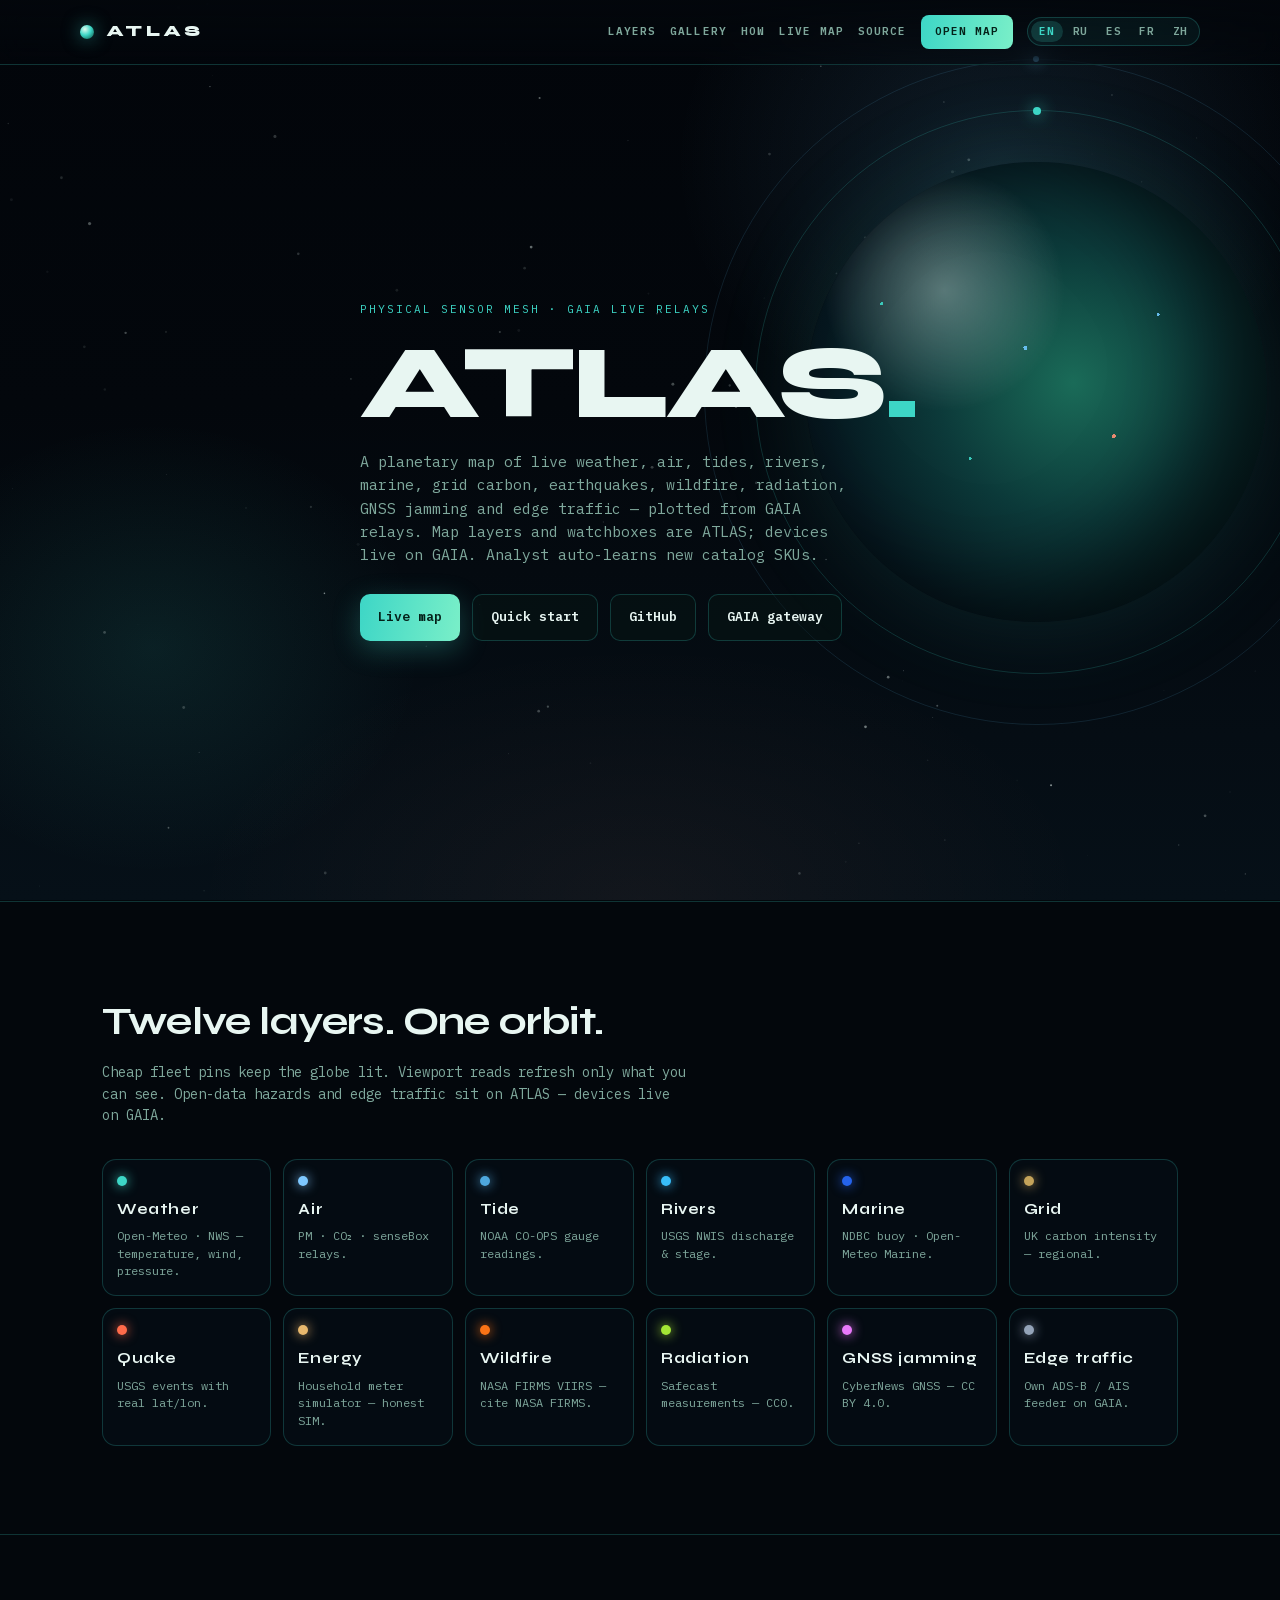
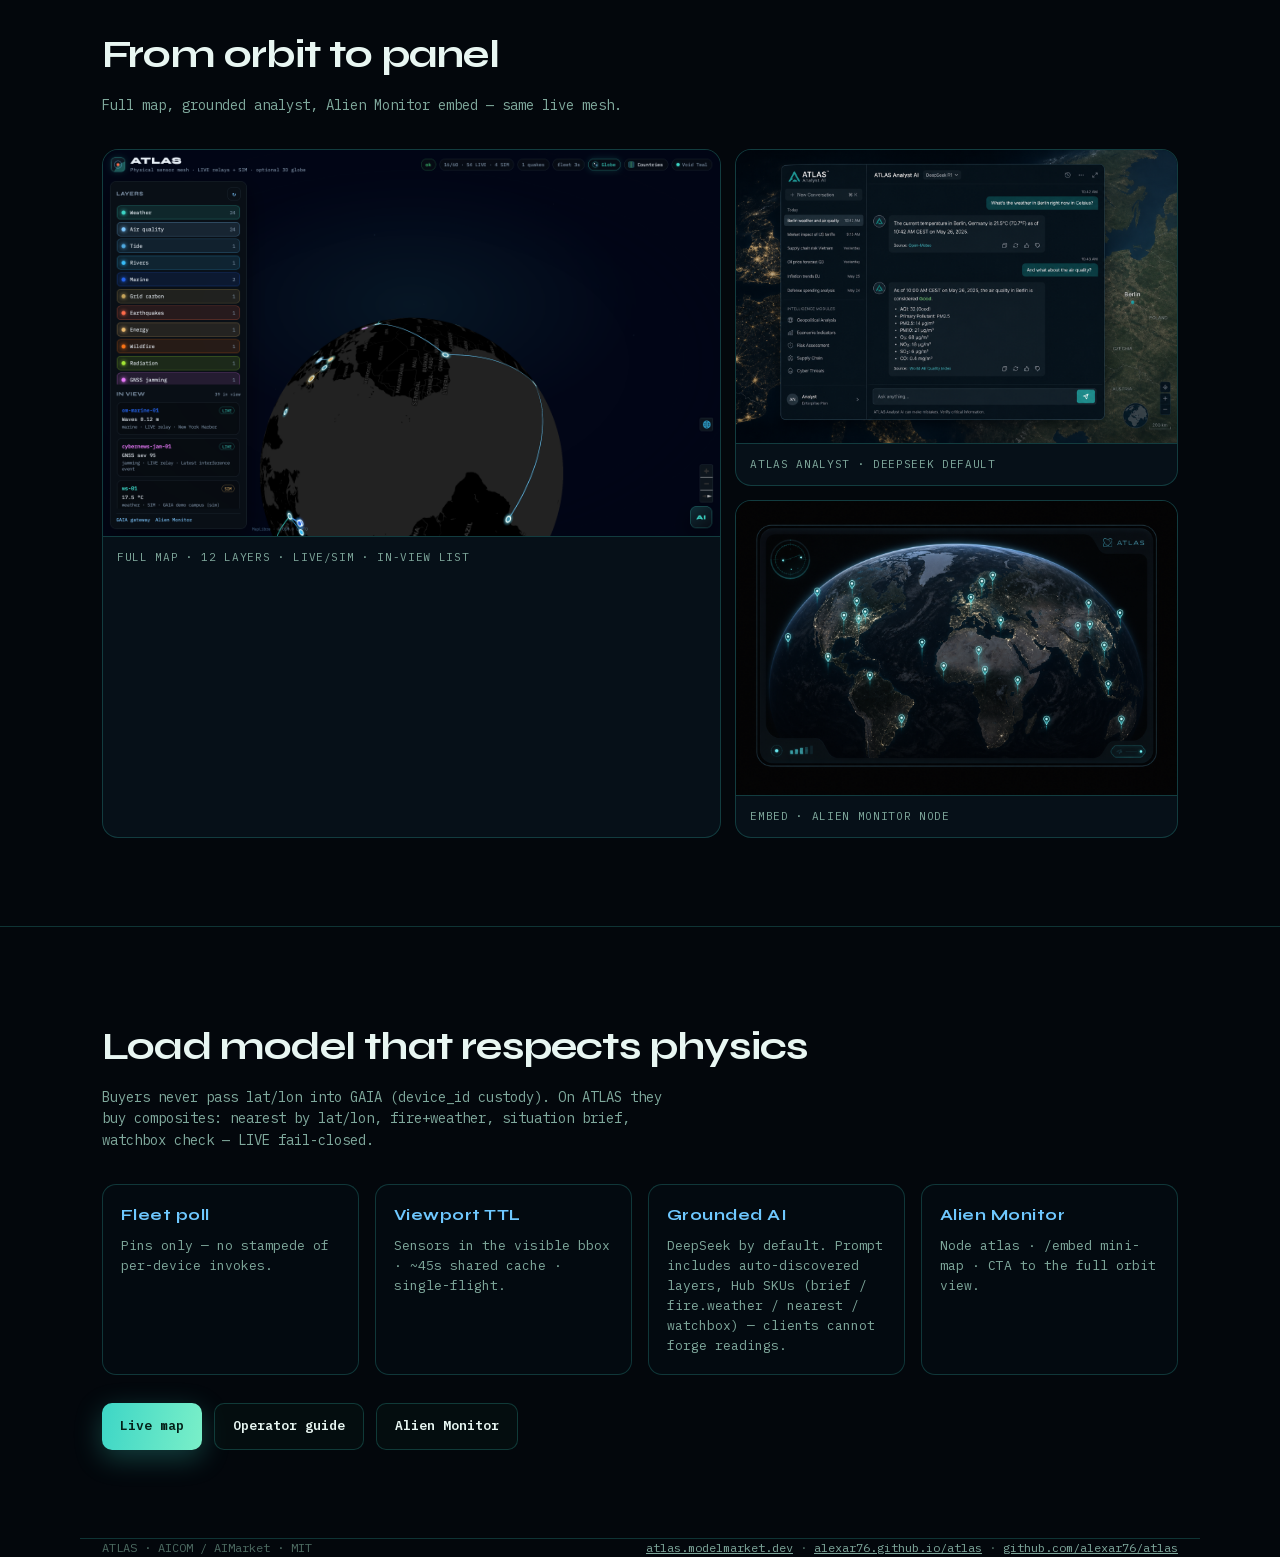
<file: docs/landing/index.html>
<!DOCTYPE html>
<html lang="en">
<head>
<meta charset="UTF-8" />
<meta name="viewport" content="width=device-width, initial-scale=1.0" />
<title>ATLAS — physical sensor map from orbit</title>
<meta name="description" content="ATLAS plots live weather, air, tide, fire, radiation, GNSS jamming and more from GAIA physical-oracle relays — with a grounded DeepSeek analyst." />
<meta property="og:type" content="website" />
<meta property="og:title" content="ATLAS — physical sensor map from orbit" />
<meta property="og:description" content="Live planetary sensor mesh over GAIA (12 layers). Viewport-cached readings. ATLAS Analyst grounded on server-side snapshot." />
<meta property="og:url" content="https://alexar76.github.io/atlas/" />
<meta property="og:image" content="https://alexar76.github.io/atlas/assets/hero-orbit.png" />
<link rel="icon" href="data:image/svg+xml,%3Csvg xmlns='http://www.w3.org/2000/svg' viewBox='0 0 32 32'%3E%3Ccircle cx='16' cy='16' r='14' fill='%2303070c'/%3E%3Ccircle cx='16' cy='16' r='9' fill='none' stroke='%233dd6c6' stroke-width='1.5'/%3E%3Ccircle cx='22' cy='11' r='2' fill='%233dd6c6'/%3E%3C/svg%3E" />
<link href="fonts/fonts.css" rel="stylesheet" />
<style>
  :root {
    --void: #03070c;
    --ink: #e8f6f2;
    --muted: #7fa89c;
    --faint: #4d6b62;
    --teal: #3dd6c6;
    --amber: #ff8f75;
    --sky: #6ec8ff;
    --brd: rgba(61, 214, 198, 0.22);
    --head: "Syne", system-ui, sans-serif;
    --mono: "IBM Plex Mono", ui-monospace, monospace;
    --maxw: 1120px;
  }
  * { box-sizing: border-box; }
  html { scroll-behavior: smooth; }
  body {
    margin: 0; background: var(--void); color: var(--ink);
    font-family: var(--mono); font-size: 15px; line-height: 1.55;
    -webkit-font-smoothing: antialiased; overflow-x: hidden;
  }
  .space {
    position: fixed; inset: 0; z-index: 0; pointer-events: none;
    background:
      radial-gradient(42vw 36vw at 78% 18%, rgba(110, 200, 255, 0.12), transparent 60%),
      radial-gradient(38vw 32vw at 12% 72%, rgba(61, 214, 198, 0.1), transparent 55%),
      radial-gradient(70vw 40vw at 50% 100%, rgba(255, 143, 117, 0.05), transparent 50%),
      linear-gradient(180deg, #02050a, #03070c 45%, #061018);
  }
  #stars {
    position: fixed; inset: 0; z-index: 0; pointer-events: none; opacity: 0.7;
  }
  .planet-stage {
    position: fixed; right: -6vw; top: 8vh; width: min(58vw, 640px); height: min(58vw, 640px);
    z-index: 1; pointer-events: none;
  }
  .orbit {
    position: absolute; inset: 6%; border-radius: 50%;
    border: 1px solid rgba(61, 214, 198, 0.18);
    animation: spin 48s linear infinite;
  }
  .orbit::before {
    content: ""; position: absolute; top: -4px; left: 50%; width: 8px; height: 8px;
    margin-left: -4px; border-radius: 50%; background: var(--teal);
    box-shadow: 0 0 16px var(--teal);
  }
  .orbit.slow { inset: -2%; animation-duration: 72s; border-color: rgba(110, 200, 255, 0.12); }
  .orbit.slow::before { background: var(--sky); box-shadow: 0 0 14px var(--sky); width: 6px; height: 6px; }
  .planet {
    position: absolute; inset: 14%; border-radius: 50%; overflow: hidden;
    background:
      radial-gradient(circle at 30% 28%, rgba(232, 246, 242, 0.35), transparent 26%),
      radial-gradient(circle at 58% 48%, #1a6b58 0%, #0c3a3a 38%, #061820 70%, #03070c 100%);
    box-shadow:
      inset -48px -24px 90px rgba(0, 0, 0, 0.55),
      0 0 100px rgba(61, 214, 198, 0.14);
    animation: drift 16s ease-in-out infinite alternate;
  }
  .planet .band {
    position: absolute; inset: -10%;
    background:
      radial-gradient(1.5px 1.5px at 22% 34%, #3dd6c6 99%, transparent),
      radial-gradient(2px 2px at 48% 42%, #6ec8ff 99%, transparent),
      radial-gradient(2px 2px at 64% 58%, #ff8f75 99%, transparent),
      radial-gradient(1.5px 1.5px at 38% 62%, #3dd6c6 99%, transparent),
      radial-gradient(1.5px 1.5px at 72% 36%, #6ec8ff 99%, transparent);
    animation: pulse-pins 3.6s ease-in-out infinite;
    opacity: 0.9;
  }
  @keyframes spin { to { transform: rotate(360deg); } }
  @keyframes drift {
    from { transform: translateY(0) rotate(0deg); }
    to { transform: translateY(14px) rotate(4deg); }
  }
  @keyframes pulse-pins {
    0%, 100% { opacity: 0.55; filter: brightness(1); }
    50% { opacity: 1; filter: brightness(1.25); }
  }

  .wrap { position: relative; z-index: 3; max-width: var(--maxw); margin: 0 auto; padding: 0 22px; }

  nav {
    position: sticky; top: 0; z-index: 40;
    backdrop-filter: blur(14px);
    background: linear-gradient(180deg, rgba(3, 7, 12, 0.94), rgba(3, 7, 12, 0.4));
    border-bottom: 1px solid var(--brd);
  }
  nav .row {
    display: flex; align-items: center; justify-content: space-between;
    min-height: 64px; gap: 14px; flex-wrap: wrap; padding: 8px 0;
  }
  .brand {
    display: flex; align-items: center; gap: 12px;
    font-family: var(--head); font-weight: 800; letter-spacing: 0.22em; font-size: 15px;
    text-decoration: none; color: var(--ink);
  }
  .brand .mark {
    width: 14px; height: 14px; border-radius: 50%;
    background: radial-gradient(circle at 35% 30%, #dffcf0, var(--teal) 45%, #0a4a3c);
    box-shadow: 0 0 18px rgba(61, 214, 198, 0.55);
    animation: pulse-pins 3s ease-in-out infinite;
  }
  .nav-links { display: flex; gap: 14px; align-items: center; flex-wrap: wrap; }
  .nav-links a {
    color: var(--muted); text-decoration: none; font-size: 11px; font-weight: 600;
    letter-spacing: 0.1em; text-transform: uppercase;
  }
  .nav-links a:hover { color: var(--teal); }
  .nav-cta {
    color: #042018 !important; background: linear-gradient(100deg, var(--teal), #7aefc8);
    padding: 8px 14px; border-radius: 8px;
  }
  .langsw { display: inline-flex; gap: 2px; border: 1px solid var(--brd); border-radius: 999px; padding: 3px; background: rgba(61, 214, 198, 0.06); }
  .langsw button { background: none; border: 0; color: var(--muted); font: 600 11px/1 var(--mono); letter-spacing: 0.06em; padding: 5px 8px; border-radius: 999px; cursor: pointer; }
  .langsw button.on { background: rgba(61, 214, 198, 0.18); color: var(--teal); }

  .hero {
    min-height: calc(100vh - 64px);
    display: flex; flex-direction: column; justify-content: center;
    padding: 56px 0 80px; max-width: 560px;
  }
  .hero .eyebrow {
    font-size: 11px; letter-spacing: 0.18em; text-transform: uppercase;
    color: var(--teal); margin: 0 0 18px; opacity: 0; animation: rise 0.8s ease forwards 0.1s;
  }
  .hero h1 {
    font-family: var(--head); font-weight: 800; font-size: clamp(56px, 11vw, 104px);
    letter-spacing: -0.04em; line-height: 0.9; margin: 0 0 20px;
    opacity: 0; animation: rise 0.9s ease forwards 0.2s;
  }
  .hero h1 em { font-style: normal; color: var(--teal); }
  .hero p {
    margin: 0 0 28px; color: var(--muted); font-size: 15px; max-width: 34em;
    opacity: 0; animation: rise 0.9s ease forwards 0.35s;
  }
  .ctas {
    display: flex; gap: 12px; flex-wrap: wrap;
    opacity: 0; animation: rise 0.9s ease forwards 0.5s;
  }
  @keyframes rise {
    from { opacity: 0; transform: translateY(14px); }
    to { opacity: 1; transform: translateY(0); }
  }
  .btn {
    display: inline-flex; align-items: center; gap: 8px;
    padding: 12px 18px; border-radius: 10px; text-decoration: none; font-weight: 600; font-size: 13px;
    transition: transform 0.2s ease, box-shadow 0.2s ease;
  }
  .btn:hover { transform: translateY(-1px); }
  .btn-primary {
    color: #042018; background: linear-gradient(100deg, var(--teal), #7aefc8);
    box-shadow: 0 8px 28px rgba(61, 214, 198, 0.28);
  }
  .btn-ghost {
    color: var(--ink); border: 1px solid var(--brd); background: rgba(8, 24, 20, 0.45);
  }

  section { padding: 88px 0; border-top: 1px solid var(--brd); }
  section h2 {
    font-family: var(--head); font-size: clamp(28px, 4vw, 40px); margin: 0 0 10px; letter-spacing: -0.02em;
  }
  section .lead { color: var(--muted); margin: 0 0 32px; max-width: 42em; font-size: 14px; }

  .layers {
    display: grid; grid-template-columns: repeat(auto-fill, minmax(148px, 1fr)); gap: 12px;
  }
  .layer {
    border: 1px solid var(--brd); border-radius: 14px; padding: 16px 14px;
    background: rgba(6, 16, 24, 0.55);
    transition: border-color 0.25s ease, transform 0.25s ease;
  }
  .layer:hover { transform: translateY(-2px); border-color: color-mix(in srgb, var(--lc, var(--teal)) 55%, transparent); }
  .layer .dot {
    width: 10px; height: 10px; border-radius: 50%; margin-bottom: 12px;
    background: var(--lc, var(--teal)); box-shadow: 0 0 12px var(--lc, var(--teal));
  }
  .layer h3 { margin: 0 0 6px; font-family: var(--head); font-size: 15px; letter-spacing: 0.04em; }
  .layer p { margin: 0; color: var(--muted); font-size: 12px; line-height: 1.45; }

  .gallery {
    display: grid; grid-template-columns: 1.4fr 1fr; gap: 14px;
  }
  .shot {
    margin: 0; border-radius: 16px; overflow: hidden;
    border: 1px solid var(--brd); background: #061018;
    transition: transform 0.3s ease, box-shadow 0.3s ease;
  }
  .shot:hover { transform: translateY(-3px); box-shadow: 0 20px 50px rgba(0,0,0,0.45), 0 0 30px rgba(61, 214, 198, 0.12); }
  .shot img { display: block; width: 100%; height: auto; vertical-align: middle; }
  .shot figcaption {
    padding: 12px 14px; color: var(--muted); font-size: 11px; letter-spacing: 0.06em; text-transform: uppercase;
    border-top: 1px solid var(--brd);
  }
  .gallery-side { display: grid; gap: 14px; }

  .grid { display: grid; grid-template-columns: repeat(auto-fit, minmax(220px, 1fr)); gap: 16px; }
  .item {
    border: 1px solid var(--brd); border-radius: 14px; padding: 18px;
    background: rgba(6, 16, 24, 0.45);
  }
  .item h3 { font-family: var(--head); font-size: 16px; margin: 0 0 8px; color: var(--sky); letter-spacing: 0.03em; }
  .item p { margin: 0; color: var(--muted); font-size: 13px; }

  footer {
    padding: 36px 0 48px; border-top: 1px solid var(--brd);
    color: var(--faint); font-size: 12px;
    display: flex; justify-content: space-between; gap: 16px; flex-wrap: wrap;
  }
  footer a { color: var(--muted); }

  @media (max-width: 900px) {
    .planet-stage { opacity: 0.35; right: -22vw; top: 4vh; }
    .layers { grid-template-columns: repeat(2, 1fr); }
    .gallery { grid-template-columns: 1fr; }
    .hero { min-height: auto; padding-top: 48px; max-width: none; }
  }
  @media (max-width: 520px) {
    .layers { grid-template-columns: 1fr; }
  }
</style>
</head>
<body>
  <div class="space" aria-hidden="true"></div>
  <canvas id="stars" aria-hidden="true"></canvas>
  <div class="planet-stage" aria-hidden="true">
    <div class="orbit slow"></div>
    <div class="orbit"></div>
    <div class="planet"><div class="band"></div></div>
  </div>

  <nav>
    <div class="wrap row">
      <a class="brand" href="#top"><span class="mark" aria-hidden="true"></span>ATLAS</a>
      <div class="nav-links">
        <a href="#layers" data-i18n="nav_layers">Layers</a>
        <a href="#gallery" data-i18n="nav_gallery">Gallery</a>
        <a href="#how" data-i18n="nav_how">How</a>
        <a href="https://atlas.modelmarket.dev/" data-i18n="nav_live">Live map</a>
        <a href="https://github.com/alexar76/atlas" data-i18n="nav_source">Source</a>
        <a class="nav-cta" href="https://atlas.modelmarket.dev/" data-i18n="nav_run">Open map</a>
        <span class="langsw" aria-label="Language">
          <button type="button" data-lang="en">EN</button>
          <button type="button" data-lang="ru">RU</button>
          <button type="button" data-lang="es">ES</button>
          <button type="button" data-lang="fr">FR</button>
          <button type="button" data-lang="zh">ZH</button>
        </span>
      </div>
    </div>
  </nav>

  <main id="top">
    <div class="wrap hero">
      <p class="eyebrow" data-i18n="eyebrow">Physical sensor mesh · GAIA live relays</p>
      <h1>ATLAS<em>.</em></h1>
      <p data-i18n="hero_p">A planetary map of live weather, air, tide, grid carbon and earthquakes — plotted from GAIA physical-oracle relays, with ATLAS Analyst grounded on the server-side snapshot.</p>
      <div class="ctas">
        <a class="btn btn-primary" href="https://atlas.modelmarket.dev/" data-i18n="cta_live">Live map</a>
        <a class="btn btn-ghost" href="https://github.com/alexar76/atlas#quick-start" data-i18n="cta_run">Quick start</a>
        <a class="btn btn-ghost" href="https://github.com/alexar76/atlas" data-i18n="cta_github">GitHub</a>
        <a class="btn btn-ghost" href="https://iot.modelmarket.dev/" data-i18n="cta_gaia">GAIA gateway</a>
      </div>
    </div>

    <section id="layers">
      <div class="wrap">
        <h2 data-i18n="layers_h2">Twelve layers. One orbit.</h2>
        <p class="lead" data-i18n="layers_lead">Cheap fleet pins keep the globe lit. Viewport reads refresh only what you can see. Open-data hazards and edge traffic sit on ATLAS — devices live on GAIA.</p>
        <div class="layers">
          <div class="layer" style="--lc:#3dd6c6">
            <div class="dot"></div>
            <h3 data-i18n="l_wx_t">Weather</h3>
            <p data-i18n="l_wx_d">Open-Meteo · NWS — temperature, wind, pressure.</p>
          </div>
          <div class="layer" style="--lc:#7ec8ff">
            <div class="dot"></div>
            <h3 data-i18n="l_air_t">Air</h3>
            <p data-i18n="l_air_d">PM · CO₂ · senseBox relays.</p>
          </div>
          <div class="layer" style="--lc:#4ea8de">
            <div class="dot"></div>
            <h3 data-i18n="l_tide_t">Tide</h3>
            <p data-i18n="l_tide_d">NOAA CO-OPS gauge readings.</p>
          </div>
          <div class="layer" style="--lc:#38bdf8">
            <div class="dot"></div>
            <h3 data-i18n="l_river_t">Rivers</h3>
            <p data-i18n="l_river_d">USGS NWIS discharge &amp; stage.</p>
          </div>
          <div class="layer" style="--lc:#2563eb">
            <div class="dot"></div>
            <h3 data-i18n="l_marine_t">Marine</h3>
            <p data-i18n="l_marine_d">NDBC buoy · Open-Meteo Marine.</p>
          </div>
          <div class="layer" style="--lc:#c4a35a">
            <div class="dot"></div>
            <h3 data-i18n="l_grid_t">Grid</h3>
            <p data-i18n="l_grid_d">UK carbon intensity — regional.</p>
          </div>
          <div class="layer" style="--lc:#ff6b4a">
            <div class="dot"></div>
            <h3 data-i18n="l_quake_t">Quake</h3>
            <p data-i18n="l_quake_d">USGS events with real lat/lon.</p>
          </div>
          <div class="layer" style="--lc:#e8b86d">
            <div class="dot"></div>
            <h3 data-i18n="l_energy_t">Energy</h3>
            <p data-i18n="l_energy_d">Household meter simulator — honest SIM.</p>
          </div>
          <div class="layer" style="--lc:#f97316">
            <div class="dot"></div>
            <h3 data-i18n="l_fire_t">Wildfire</h3>
            <p data-i18n="l_fire_d">NASA FIRMS VIIRS — cite NASA FIRMS.</p>
          </div>
          <div class="layer" style="--lc:#a3e635">
            <div class="dot"></div>
            <h3 data-i18n="l_rad_t">Radiation</h3>
            <p data-i18n="l_rad_d">Safecast measurements — CC0.</p>
          </div>
          <div class="layer" style="--lc:#e879f9">
            <div class="dot"></div>
            <h3 data-i18n="l_jam_t">GNSS jamming</h3>
            <p data-i18n="l_jam_d">CyberNews GNSS — CC BY 4.0.</p>
          </div>
          <div class="layer" style="--lc:#94a3b8">
            <div class="dot"></div>
            <h3 data-i18n="l_traf_t">Edge traffic</h3>
            <p data-i18n="l_traf_d">Own ADS-B / AIS feeder on GAIA.</p>
          </div>
        </div>
      </div>
    </section>

    <section id="gallery">
      <div class="wrap">
        <h2 data-i18n="gal_h2">From orbit to panel</h2>
        <p class="lead" data-i18n="gal_lead">Full map, grounded analyst, Alien Monitor embed — same live mesh.</p>
        <div class="gallery">
          <figure class="shot">
            <img src="assets/map.png" alt="ATLAS full map with layers and live pins" width="1280" height="720" loading="lazy" />
            <figcaption data-i18n="gal_map">Full map · layers · in-view list</figcaption>
          </figure>
          <div class="gallery-side">
            <figure class="shot">
              <img src="assets/analyst.png" alt="ATLAS Analyst chat grounded on live sensors" width="1280" height="720" loading="lazy" />
              <figcaption data-i18n="gal_ai">ATLAS Analyst · DeepSeek default</figcaption>
            </figure>
            <figure class="shot">
              <img src="assets/embed.png" alt="ATLAS embed for Alien Monitor" width="1280" height="720" loading="lazy" />
              <figcaption data-i18n="gal_embed">Embed · Alien Monitor node</figcaption>
            </figure>
          </div>
        </div>
      </div>
    </section>

    <section id="how">
      <div class="wrap">
        <h2 data-i18n="how_h2">Load model that respects physics</h2>
        <p class="lead" data-i18n="how_lead">Buyers never pass lat/lon into GAIA. ATLAS maps operator anchors, caches readings, and injects LIVE JSON into the analyst prompt server-side.</p>
        <div class="grid">
          <div class="item">
            <h3 data-i18n="how_1_t">Fleet poll</h3>
            <p data-i18n="how_1_d">Pins only — no stampede of per-device invokes.</p>
          </div>
          <div class="item">
            <h3 data-i18n="how_2_t">Viewport TTL</h3>
            <p data-i18n="how_2_d">Sensors in the visible bbox · ~45s shared cache · single-flight.</p>
          </div>
          <div class="item">
            <h3 data-i18n="how_3_t">Grounded AI</h3>
            <p data-i18n="how_3_d">DeepSeek by default. Numbers come from the server snapshot — clients cannot forge readings.</p>
          </div>
          <div class="item">
            <h3 data-i18n="how_4_t">Alien Monitor</h3>
            <p data-i18n="how_4_d">Node <code>atlas</code> · /embed mini-map · CTA to the full orbit view.</p>
          </div>
        </div>
        <div class="ctas" style="margin-top:28px">
          <a class="btn btn-primary" href="https://atlas.modelmarket.dev/" data-i18n="cta_live">Live map</a>
          <a class="btn btn-ghost" href="https://github.com/alexar76/atlas/blob/main/docs/GUIDE.md" data-i18n="cta_guide">Operator guide</a>
          <a class="btn btn-ghost" href="https://monitor.modelmarket.dev/" data-i18n="cta_monitor">Alien Monitor</a>
        </div>
      </div>
    </section>
  </main>

  <footer class="wrap">
    <span data-i18n="foot">ATLAS · AICOM / AIMarket · MIT</span>
    <span>
      <a href="https://atlas.modelmarket.dev/">atlas.modelmarket.dev</a>
      ·
      <a href="https://alexar76.github.io/atlas/">alexar76.github.io/atlas</a>
      ·
      <a href="https://github.com/alexar76/atlas">github.com/alexar76/atlas</a>
    </span>
  </footer>

<script>
(function () {
  const canvas = document.getElementById("stars");
  const ctx = canvas.getContext("2d");
  let stars = [];
  function resize() {
    canvas.width = window.innerWidth;
    canvas.height = window.innerHeight;
    stars = Array.from({ length: 120 }, () => ({
      x: Math.random() * canvas.width,
      y: Math.random() * canvas.height,
      r: Math.random() * 1.4 + 0.2,
      a: Math.random() * 0.6 + 0.2,
      s: Math.random() * 0.015 + 0.004,
    }));
  }
  function tick(t) {
    ctx.clearRect(0, 0, canvas.width, canvas.height);
    for (const s of stars) {
      const a = s.a * (0.55 + 0.45 * Math.sin(t * s.s + s.x));
      ctx.beginPath();
      ctx.fillStyle = `rgba(232,246,242,${a})`;
      ctx.arc(s.x, s.y, s.r, 0, Math.PI * 2);
      ctx.fill();
    }
    requestAnimationFrame(tick);
  }
  resize();
  window.addEventListener("resize", resize);
  requestAnimationFrame(tick);
})();

const I18N = {
  en: {
    nav_layers:"Layers", nav_gallery:"Gallery", nav_how:"How", nav_live:"Live map", nav_source:"Source", nav_run:"Open map",
    eyebrow:"Physical sensor mesh · GAIA live relays",
    hero_p:"A planetary map of live weather, air, tides, rivers, marine, grid carbon, earthquakes, wildfire, radiation, GNSS jamming and edge traffic — plotted from GAIA relays. Map layers and watchboxes are ATLAS; devices live on GAIA. Analyst auto-learns new catalog SKUs.",
    cta_live:"Live map", cta_run:"Quick start", cta_github:"GitHub", cta_gaia:"GAIA gateway",
    layers_h2:"Twelve layers. One orbit.",
    layers_lead:"Cheap fleet pins keep the globe lit. Viewport reads refresh only what you can see. Open-data hazards and edge traffic sit on ATLAS — devices live on GAIA.",
    l_wx_t:"Weather", l_wx_d:"Open-Meteo · NWS — temperature, wind, pressure.",
    l_air_t:"Air", l_air_d:"PM · CO₂ · senseBox relays.",
    l_tide_t:"Tide", l_tide_d:"NOAA CO-OPS gauge readings.",
    l_grid_t:"Grid", l_grid_d:"UK carbon intensity — regional.",
    l_quake_t:"Quake", l_quake_d:"USGS events with real lat/lon.",
    l_energy_t:"Energy", l_energy_d:"Household meter simulator — honest SIM.",
    l_river_t:"Rivers",
    l_river_d:"USGS NWIS discharge & stage.",
    l_marine_t:"Marine",
    l_marine_d:"NDBC buoy · Open-Meteo Marine.",
    l_fire_t:"Wildfire",
    l_fire_d:"NASA FIRMS VIIRS — cite NASA FIRMS.",
    l_rad_t:"Radiation",
    l_rad_d:"Safecast measurements — CC0.",
    l_jam_t:"GNSS jamming",
    l_jam_d:"CyberNews GNSS — CC BY 4.0.",
    l_traf_t:"Edge traffic",
    l_traf_d:"Own ADS-B / AIS feeder on GAIA.",
    gal_h2:"From orbit to panel", gal_lead:"Full map, grounded analyst, Alien Monitor embed — same live mesh.",
    gal_map:"Full map · 12 layers · LIVE/SIM · in-view list", gal_ai:"ATLAS Analyst · DeepSeek default", gal_embed:"Embed · Alien Monitor node",
    how_h2:"Load model that respects physics",
    how_lead:"Buyers never pass lat/lon into GAIA (device_id custody). On ATLAS they buy composites: nearest by lat/lon, fire+weather, situation brief, watchbox check — LIVE fail-closed.",
    how_1_t:"Fleet poll", how_1_d:"Pins only — no stampede of per-device invokes.",
    how_2_t:"Viewport TTL", how_2_d:"Sensors in the visible bbox · ~45s shared cache · single-flight.",
    how_3_t:"Grounded AI", how_3_d:"DeepSeek by default. Prompt includes auto-discovered layers, Hub SKUs (brief / fire.weather / nearest / watchbox) — clients cannot forge readings.",
    how_4_t:"Alien Monitor", how_4_d:"Node atlas · /embed mini-map · CTA to the full orbit view.",
    cta_guide:"Operator guide", cta_monitor:"Alien Monitor",
    foot:"ATLAS · AICOM / AIMarket · MIT",
  },
  ru: {
    nav_layers:"Слои", nav_gallery:"Галерея", nav_how:"Как", nav_live:"Карта", nav_source:"Код", nav_run:"Открыть карту",
    eyebrow:"Физическая сенсорная сеть · живые релеи GAIA",
    hero_p:"Планетарная карта живой погоды, воздуха, приливов, рек, моря, углерода сети, землетрясений, пожаров, радиации, GNSS-глушения и edge-трафика — по ретрансляторам GAIA. Слои и watchbox — ATLAS; устройства — на GAIA. Analyst сам подхватывает новые SKU каталога.",
    cta_live:"Живая карта", cta_run:"Быстрый старт", cta_github:"GitHub", cta_gaia:"Шлюз GAIA",
    layers_h2:"Двенадцать слоёв. Одна орбита.",
    layers_lead:"Дешёвые пины флота держат глобус живым. Viewport читает только видимое. Open-data опасности и edge-трафик — на ATLAS; устройства — на GAIA.",
    l_wx_t:"Погода", l_wx_d:"Open-Meteo · NWS — температура, ветер, давление.",
    l_air_t:"Воздух", l_air_d:"PM · CO₂ · senseBox.",
    l_tide_t:"Прилив", l_tide_d:"NOAA CO-OPS.",
    l_grid_t:"Сеть", l_grid_d:"Углерод UK — регионы.",
    l_quake_t:"Землетрясения", l_quake_d:"USGS с реальными lat/lon.",
    l_energy_t:"Энергия", l_energy_d:"Симулятор бытового счётчика — честный SIM.",
    l_river_t:"Реки",
    l_river_d:"USGS NWIS — расход и уровень.",
    l_marine_t:"Море",
    l_marine_d:"NDBC · Open-Meteo Marine.",
    l_fire_t:"Пожары",
    l_fire_d:"NASA FIRMS VIIRS — цитировать NASA.",
    l_rad_t:"Радиация",
    l_rad_d:"Safecast — CC0.",
    l_jam_t:"GNSS-глушение",
    l_jam_d:"CyberNews GNSS — CC BY 4.0.",
    l_traf_t:"Трафик (edge)",
    l_traf_d:"Свой ADS-B / AIS feeder на GAIA.",
    gal_h2:"С орбиты на панель", gal_lead:"Полная карта, grounded-аналитик, embed Alien Monitor — одна живая сеть.",
    gal_map:"Карта · 12 слоёв · LIVE/SIM · список в кадре", gal_ai:"ATLAS Analyst · DeepSeek", gal_embed:"Embed · узел Alien Monitor",
    how_h2:"Модель нагрузки, уважающая физику",
    how_lead:"Покупатель не передаёт lat/lon в GAIA (custody device_id). На ATLAS покупает composites: nearest по lat/lon, fire+weather, situation brief, watchbox check — LIVE fail-closed.",
    how_1_t:"Опрос флота", how_1_d:"Только пины — без шторма invoke на каждое устройство.",
    how_2_t:"Viewport TTL", how_2_d:"Датчики в bbox · ~45с кэш · single-flight.",
    how_3_t:"Grounded AI", how_3_d:"DeepSeek по умолчанию. Промпт включает слои и Hub SKU (brief / fire.weather / nearest / watchbox).",
    how_4_t:"Alien Monitor", how_4_d:"Узел atlas · /embed · CTA на полную карту.",
    cta_guide:"Гайд оператора", cta_monitor:"Alien Monitor",
    foot:"ATLAS · AICOM / AIMarket · MIT",
  },
  es: {
    nav_layers:"Capas", nav_gallery:"Galería", nav_how:"Cómo", nav_live:"Mapa", nav_source:"Código", nav_run:"Abrir mapa",
    eyebrow:"Malla de sensores físicos · relés vivos de GAIA",
    hero_p:"Mapa planetario de clima, aire, mareas, ríos, marino, carbono de red, sismos, incendios, radiación, interferencia GNSS y tráfico edge — desde relés GAIA. Capas y watchboxes son ATLAS; dispositivos en GAIA. El Analyst aprende SKUs nuevos del catálogo.",
    cta_live:"Mapa en vivo", cta_run:"Inicio rápido", cta_github:"GitHub", cta_gaia:"Puerta GAIA",
    layers_h2:"Doce capas. Una órbita.",
    layers_lead:"Pines baratos del fleet mantienen el globo vivo. Riesgos open-data y tráfico edge viven en ATLAS; dispositivos en GAIA.",
    l_wx_t:"Clima", l_wx_d:"Open-Meteo · NWS.",
    l_air_t:"Aire", l_air_d:"PM · CO₂ · senseBox.",
    l_tide_t:"Marea", l_tide_d:"NOAA CO-OPS.",
    l_grid_t:"Red", l_grid_d:"Carbono UK regional.",
    l_quake_t:"Sismos", l_quake_d:"USGS con lat/lon reales.",
    l_energy_t:"Energía", l_energy_d:"Simulador de contador doméstico — SIM honesto.",
    l_river_t:"Ríos",
    l_river_d:"USGS NWIS caudal y etapa.",
    l_marine_t:"Marino",
    l_marine_d:"NDBC · Open-Meteo Marine.",
    l_fire_t:"Incendios",
    l_fire_d:"NASA FIRMS VIIRS — citar NASA.",
    l_rad_t:"Radiación",
    l_rad_d:"Safecast — CC0.",
    l_jam_t:"Interferencia GNSS",
    l_jam_d:"CyberNews GNSS — CC BY 4.0.",
    l_traf_t:"Tráfico edge",
    l_traf_d:"Feeder ADS-B / AIS propio en GAIA.",
    gal_h2:"De la órbita al panel", gal_lead:"Mapa completo, analista grounded, embed de Alien Monitor.",
    gal_map:"Mapa · 12 capas · LIVE/SIM · lista", gal_ai:"ATLAS Analyst · DeepSeek", gal_embed:"Embed · nodo Alien Monitor",
    how_h2:"Modelo de carga que respeta la física",
    how_lead:"El comprador no pasa lat/lon a GAIA (custodia device_id). En ATLAS compra composites: nearest por lat/lon, fire+weather, situation brief, watchbox check — LIVE fail-closed.",
    how_1_t:"Fleet poll", how_1_d:"Solo pines.",
    how_2_t:"Viewport TTL", how_2_d:"Sensores en bbox · caché ~45s · single-flight.",
    how_3_t:"IA grounded", how_3_d:"DeepSeek por defecto. El prompt incluye capas y SKUs Hub (brief / fire.weather / nearest / watchbox).",
    how_4_t:"Alien Monitor", how_4_d:"Nodo atlas · /embed.",
    cta_guide:"Guía", cta_monitor:"Alien Monitor",
    foot:"ATLAS · AICOM / AIMarket · MIT",
  },
  fr: {
    nav_layers:"Couches", nav_gallery:"Galerie", nav_how:"Comment", nav_live:"Carte", nav_source:"Code", nav_run:"Ouvrir la carte",
    eyebrow:"Maillage de capteurs physiques · relais GAIA",
    hero_p:"Carte planétaire météo, air, marées, rivières, marin, carbone réseau, séismes, incendies, radiation, brouillage GNSS et trafic edge — via relais GAIA. Couches et watchboxes = ATLAS ; dispositifs sur GAIA. L’Analyst découvre les nouveaux SKU du catalogue.",
    cta_live:"Carte live", cta_run:"Démarrage", cta_github:"GitHub", cta_gaia:"Passerelle GAIA",
    layers_h2:"Douze couches. Une orbite.",
    layers_lead:"Pins fleet légers. Risques open-data et trafic edge sur ATLAS ; dispositifs sur GAIA.",
    l_wx_t:"Météo", l_wx_d:"Open-Meteo · NWS.",
    l_air_t:"Air", l_air_d:"PM · CO₂ · senseBox.",
    l_tide_t:"Marée", l_tide_d:"NOAA CO-OPS.",
    l_grid_t:"Réseau", l_grid_d:"Carbone UK régional.",
    l_quake_t:"Séismes", l_quake_d:"USGS avec lat/lon réels.",
    l_energy_t:"Énergie", l_energy_d:"Simulateur de compteur domestique — SIM assumé.",
    l_river_t:"Rivières",
    l_river_d:"USGS NWIS débit et hauteur.",
    l_marine_t:"Marin",
    l_marine_d:"NDBC · Open-Meteo Marine.",
    l_fire_t:"Incendies",
    l_fire_d:"NASA FIRMS VIIRS — citer NASA.",
    l_rad_t:"Radiation",
    l_rad_d:"Safecast — CC0.",
    l_jam_t:"Brouillage GNSS",
    l_jam_d:"CyberNews GNSS — CC BY 4.0.",
    l_traf_t:"Trafic edge",
    l_traf_d:"Feeder ADS-B / AIS opérateur sur GAIA.",
    gal_h2:"De l'orbite au panneau", gal_lead:"Carte complète, analyste grounded, embed Alien Monitor.",
    gal_map:"Carte · 12 couches · LIVE/SIM · liste", gal_ai:"ATLAS Analyst · DeepSeek", gal_embed:"Embed · nœud Alien Monitor",
    how_h2:"Modèle de charge qui respecte la physique",
    how_lead:"L'acheteur ne passe pas lat/lon à GAIA (custodie device_id). Sur ATLAS il achète des composites : nearest par lat/lon, fire+weather, situation brief, watchbox check — LIVE fail-closed.",
    how_1_t:"Fleet poll", how_1_d:"Pins seulement.",
    how_2_t:"Viewport TTL", how_2_d:"Capteurs dans le bbox · cache ~45s.",
    how_3_t:"IA grounded", how_3_d:"DeepSeek par défaut. Le prompt inclut couches et SKU Hub (brief / fire.weather / nearest / watchbox).",
    how_4_t:"Alien Monitor", how_4_d:"Nœud atlas · /embed.",
    cta_guide:"Guide", cta_monitor:"Alien Monitor",
    foot:"ATLAS · AICOM / AIMarket · MIT",
  },
  zh: {
    nav_layers:"图层", nav_gallery:"图库", nav_how:"原理", nav_live:"地图", nav_source:"源码", nav_run:"打开地图",
    eyebrow:"物理传感网 · GAIA 实时中继",
    hero_p:"行星级实时天气、空气、潮汐、河流、海洋、电网碳、地震、野火、辐射、GNSS 干扰与边缘交通地图——来自 GAIA 中继。图层与 watchbox 属 ATLAS；设备在 GAIA。Analyst 自动学习目录中的新 SKU。",
    cta_live:"实时地图", cta_run:"快速开始", cta_github:"GitHub", cta_gaia:"GAIA 网关",
    layers_h2:"十二层。一轨。",
    layers_lead:"轻量 fleet 图钉点亮地球。开放数据灾害与边缘交通在 ATLAS；设备在 GAIA。",
    l_wx_t:"天气", l_wx_d:"Open-Meteo · NWS。",
    l_air_t:"空气", l_air_d:"PM · CO₂ · senseBox。",
    l_tide_t:"潮汐", l_tide_d:"NOAA CO-OPS。",
    l_grid_t:"电网", l_grid_d:"英国碳强度。",
    l_quake_t:"地震", l_quake_d:"USGS 真实经纬度。",
    l_energy_t:"能源", l_energy_d:"家用电表模拟器 — 诚实标注 SIM。",
    l_river_t:"河流", l_river_d:"USGS NWIS 流量与水位。",
    l_marine_t:"海洋", l_marine_d:"NDBC · Open-Meteo Marine。",
    l_fire_t:"野火", l_fire_d:"NASA FIRMS VIIRS — 须注明 NASA。",
    l_rad_t:"辐射", l_rad_d:"Safecast — CC0。",
    l_jam_t:"GNSS 干扰", l_jam_d:"CyberNews GNSS — CC BY 4.0。",
    l_traf_t:"边缘交通", l_traf_d:"GAIA 上自有 ADS-B / AIS feeder。",
    gal_h2:"从轨道到面板", gal_lead:"全图、接地分析师、Alien Monitor 嵌入。",
    gal_map:"地图 · 12 图层 · LIVE/SIM · 列表", gal_ai:"ATLAS Analyst · DeepSeek", gal_embed:"嵌入 · Alien Monitor",
    how_h2:"尊重物理的负载模型",
    how_lead:"买家不能向 GAIA 传入经纬度（device_id 托管）。在 ATLAS 购买组合能力：按 lat/lon 的 nearest、fire+weather、situation brief、watchbox check——LIVE 失败关闭。",
    how_1_t:"Fleet 轮询", how_1_d:"仅图钉。",
    how_2_t:"视口 TTL", how_2_d:"可见框内传感器 · ~45s 缓存。",
    how_3_t:"接地 AI", how_3_d:"默认 DeepSeek。提示词包含图层与 Hub SKU（brief / fire.weather / nearest / watchbox）。",
    how_4_t:"Alien Monitor", how_4_d:"节点 atlas · /embed。",
    cta_guide:"运维指南", cta_monitor:"Alien Monitor",
    foot:"ATLAS · AICOM / AIMarket · MIT",
  },
};
const SUP = ["en","ru","es","fr","zh"];
let lang = "en";
try {
  const saved = localStorage.getItem("atlas-landing-lang");
  if (saved && SUP.includes(saved)) lang = saved;
  else { const n = (navigator.language || "en").slice(0, 2).toLowerCase(); if (SUP.includes(n)) lang = n; }
} catch (_) {}
const t = k => (I18N[lang] && I18N[lang][k]) || I18N.en[k] || k;
function applyLang() {
  document.documentElement.lang = lang;
  document.querySelectorAll("[data-i18n]").forEach(el => { const v = t(el.getAttribute("data-i18n")); if (v) el.textContent = v; });
  document.querySelectorAll(".langsw button").forEach(b => b.classList.toggle("on", b.dataset.lang === lang));
}
function setLang(l) {
  if (!SUP.includes(l)) return;
  lang = l;
  try { localStorage.setItem("atlas-landing-lang", l); } catch (_) {}
  applyLang();
}
document.querySelectorAll(".langsw button").forEach(b => b.addEventListener("click", () => setLang(b.dataset.lang)));
applyLang();
</script>
</body>
</html>
</file>
<file: docs/landing/fonts/fonts.css>
/* Mirrored from Google Fonts by scripts/selfhost_google_fonts.py — do not
   hand-edit. Faces and unicode-range are Google's, verbatim; only the src
   URLs are local, so no visitor's address reaches a third party for a font. */
/* source: https://fonts.googleapis.com/css2?family=Syne:wght@600;700;800&family=IBM+Plex+Mono:wght@400;500;600&display=swap */
/* cyrillic-ext */
@font-face {
  font-family: 'IBM Plex Mono';
  font-style: normal;
  font-weight: 400;
  font-display: swap;
  src: url(ibmplexmono--F63fjptAgt5VM-kVkqdyU8n1iIq131nj-otFQ.woff2) format('woff2');
  unicode-range: U+0460-052F, U+1C80-1C8A, U+20B4, U+2DE0-2DFF, U+A640-A69F, U+FE2E-FE2F;
}
/* cyrillic */
@font-face {
  font-family: 'IBM Plex Mono';
  font-style: normal;
  font-weight: 400;
  font-display: swap;
  src: url(ibmplexmono--F63fjptAgt5VM-kVkqdyU8n1isq131nj-otFQ.woff2) format('woff2');
  unicode-range: U+0301, U+0400-045F, U+0490-0491, U+04B0-04B1, U+2116;
}
/* vietnamese */
@font-face {
  font-family: 'IBM Plex Mono';
  font-style: normal;
  font-weight: 400;
  font-display: swap;
  src: url(ibmplexmono--F63fjptAgt5VM-kVkqdyU8n1iAq131nj-otFQ.woff2) format('woff2');
  unicode-range: U+0102-0103, U+0110-0111, U+0128-0129, U+0168-0169, U+01A0-01A1, U+01AF-01B0, U+0300-0301, U+0303-0304, U+0308-0309, U+0323, U+0329, U+1EA0-1EF9, U+20AB;
}
/* latin-ext */
@font-face {
  font-family: 'IBM Plex Mono';
  font-style: normal;
  font-weight: 400;
  font-display: swap;
  src: url(ibmplexmono--F63fjptAgt5VM-kVkqdyU8n1iEq131nj-otFQ.woff2) format('woff2');
  unicode-range: U+0100-02BA, U+02BD-02C5, U+02C7-02CC, U+02CE-02D7, U+02DD-02FF, U+0304, U+0308, U+0329, U+1D00-1DBF, U+1E00-1E9F, U+1EF2-1EFF, U+2020, U+20A0-20AB, U+20AD-20C0, U+2113, U+2C60-2C7F, U+A720-A7FF;
}
/* latin */
@font-face {
  font-family: 'IBM Plex Mono';
  font-style: normal;
  font-weight: 400;
  font-display: swap;
  src: url(ibmplexmono--F63fjptAgt5VM-kVkqdyU8n1i8q131nj-o.woff2) format('woff2');
  unicode-range: U+0000-00FF, U+0131, U+0152-0153, U+02BB-02BC, U+02C6, U+02DA, U+02DC, U+0304, U+0308, U+0329, U+2000-206F, U+20AC, U+2122, U+2191, U+2193, U+2212, U+2215, U+FEFF, U+FFFD;
}
/* cyrillic-ext */
@font-face {
  font-family: 'IBM Plex Mono';
  font-style: normal;
  font-weight: 500;
  font-display: swap;
  src: url(ibmplexmono--F6qfjptAgt5VM-kVkqdyU8n3twJwl1FgsAXHNlYzg.woff2) format('woff2');
  unicode-range: U+0460-052F, U+1C80-1C8A, U+20B4, U+2DE0-2DFF, U+A640-A69F, U+FE2E-FE2F;
}
/* cyrillic */
@font-face {
  font-family: 'IBM Plex Mono';
  font-style: normal;
  font-weight: 500;
  font-display: swap;
  src: url(ibmplexmono--F6qfjptAgt5VM-kVkqdyU8n3twJwlRFgsAXHNlYzg.woff2) format('woff2');
  unicode-range: U+0301, U+0400-045F, U+0490-0491, U+04B0-04B1, U+2116;
}
/* vietnamese */
@font-face {
  font-family: 'IBM Plex Mono';
  font-style: normal;
  font-weight: 500;
  font-display: swap;
  src: url(ibmplexmono--F6qfjptAgt5VM-kVkqdyU8n3twJwl9FgsAXHNlYzg.woff2) format('woff2');
  unicode-range: U+0102-0103, U+0110-0111, U+0128-0129, U+0168-0169, U+01A0-01A1, U+01AF-01B0, U+0300-0301, U+0303-0304, U+0308-0309, U+0323, U+0329, U+1EA0-1EF9, U+20AB;
}
/* latin-ext */
@font-face {
  font-family: 'IBM Plex Mono';
  font-style: normal;
  font-weight: 500;
  font-display: swap;
  src: url(ibmplexmono--F6qfjptAgt5VM-kVkqdyU8n3twJwl5FgsAXHNlYzg.woff2) format('woff2');
  unicode-range: U+0100-02BA, U+02BD-02C5, U+02C7-02CC, U+02CE-02D7, U+02DD-02FF, U+0304, U+0308, U+0329, U+1D00-1DBF, U+1E00-1E9F, U+1EF2-1EFF, U+2020, U+20A0-20AB, U+20AD-20C0, U+2113, U+2C60-2C7F, U+A720-A7FF;
}
/* latin */
@font-face {
  font-family: 'IBM Plex Mono';
  font-style: normal;
  font-weight: 500;
  font-display: swap;
  src: url(ibmplexmono--F6qfjptAgt5VM-kVkqdyU8n3twJwlBFgsAXHNk.woff2) format('woff2');
  unicode-range: U+0000-00FF, U+0131, U+0152-0153, U+02BB-02BC, U+02C6, U+02DA, U+02DC, U+0304, U+0308, U+0329, U+2000-206F, U+20AC, U+2122, U+2191, U+2193, U+2212, U+2215, U+FEFF, U+FFFD;
}
/* cyrillic-ext */
@font-face {
  font-family: 'IBM Plex Mono';
  font-style: normal;
  font-weight: 600;
  font-display: swap;
  src: url(ibmplexmono--F6qfjptAgt5VM-kVkqdyU8n3vAOwl1FgsAXHNlYzg.woff2) format('woff2');
  unicode-range: U+0460-052F, U+1C80-1C8A, U+20B4, U+2DE0-2DFF, U+A640-A69F, U+FE2E-FE2F;
}
/* cyrillic */
@font-face {
  font-family: 'IBM Plex Mono';
  font-style: normal;
  font-weight: 600;
  font-display: swap;
  src: url(ibmplexmono--F6qfjptAgt5VM-kVkqdyU8n3vAOwlRFgsAXHNlYzg.woff2) format('woff2');
  unicode-range: U+0301, U+0400-045F, U+0490-0491, U+04B0-04B1, U+2116;
}
/* vietnamese */
@font-face {
  font-family: 'IBM Plex Mono';
  font-style: normal;
  font-weight: 600;
  font-display: swap;
  src: url(ibmplexmono--F6qfjptAgt5VM-kVkqdyU8n3vAOwl9FgsAXHNlYzg.woff2) format('woff2');
  unicode-range: U+0102-0103, U+0110-0111, U+0128-0129, U+0168-0169, U+01A0-01A1, U+01AF-01B0, U+0300-0301, U+0303-0304, U+0308-0309, U+0323, U+0329, U+1EA0-1EF9, U+20AB;
}
/* latin-ext */
@font-face {
  font-family: 'IBM Plex Mono';
  font-style: normal;
  font-weight: 600;
  font-display: swap;
  src: url(ibmplexmono--F6qfjptAgt5VM-kVkqdyU8n3vAOwl5FgsAXHNlYzg.woff2) format('woff2');
  unicode-range: U+0100-02BA, U+02BD-02C5, U+02C7-02CC, U+02CE-02D7, U+02DD-02FF, U+0304, U+0308, U+0329, U+1D00-1DBF, U+1E00-1E9F, U+1EF2-1EFF, U+2020, U+20A0-20AB, U+20AD-20C0, U+2113, U+2C60-2C7F, U+A720-A7FF;
}
/* latin */
@font-face {
  font-family: 'IBM Plex Mono';
  font-style: normal;
  font-weight: 600;
  font-display: swap;
  src: url(ibmplexmono--F6qfjptAgt5VM-kVkqdyU8n3vAOwlBFgsAXHNk.woff2) format('woff2');
  unicode-range: U+0000-00FF, U+0131, U+0152-0153, U+02BB-02BC, U+02C6, U+02DA, U+02DC, U+0304, U+0308, U+0329, U+2000-206F, U+20AC, U+2122, U+2191, U+2193, U+2212, U+2215, U+FEFF, U+FFFD;
}
/* greek */
@font-face {
  font-family: 'Syne';
  font-style: normal;
  font-weight: 600;
  font-display: swap;
  src: url(syne-8vIH7w4qzmVxm2NL9G78HEZnMg.woff2) format('woff2');
  unicode-range: U+0370-0377, U+037A-037F, U+0384-038A, U+038C, U+038E-03A1, U+03A3-03FF;
}
/* latin-ext */
@font-face {
  font-family: 'Syne';
  font-style: normal;
  font-weight: 600;
  font-display: swap;
  src: url(syne-8vIH7w4qzmVxm25L9G78HEZnMg.woff2) format('woff2');
  unicode-range: U+0100-02BA, U+02BD-02C5, U+02C7-02CC, U+02CE-02D7, U+02DD-02FF, U+0304, U+0308, U+0329, U+1D00-1DBF, U+1E00-1E9F, U+1EF2-1EFF, U+2020, U+20A0-20AB, U+20AD-20C0, U+2113, U+2C60-2C7F, U+A720-A7FF;
}
/* latin */
@font-face {
  font-family: 'Syne';
  font-style: normal;
  font-weight: 600;
  font-display: swap;
  src: url(syne-8vIH7w4qzmVxm2BL9G78HEY.woff2) format('woff2');
  unicode-range: U+0000-00FF, U+0131, U+0152-0153, U+02BB-02BC, U+02C6, U+02DA, U+02DC, U+0304, U+0308, U+0329, U+2000-206F, U+20AC, U+2122, U+2191, U+2193, U+2212, U+2215, U+FEFF, U+FFFD;
}
/* greek */
@font-face {
  font-family: 'Syne';
  font-style: normal;
  font-weight: 700;
  font-display: swap;
  src: url(syne-8vIH7w4qzmVxm2NL9G78HEZnMg.woff2) format('woff2');
  unicode-range: U+0370-0377, U+037A-037F, U+0384-038A, U+038C, U+038E-03A1, U+03A3-03FF;
}
/* latin-ext */
@font-face {
  font-family: 'Syne';
  font-style: normal;
  font-weight: 700;
  font-display: swap;
  src: url(syne-8vIH7w4qzmVxm25L9G78HEZnMg.woff2) format('woff2');
  unicode-range: U+0100-02BA, U+02BD-02C5, U+02C7-02CC, U+02CE-02D7, U+02DD-02FF, U+0304, U+0308, U+0329, U+1D00-1DBF, U+1E00-1E9F, U+1EF2-1EFF, U+2020, U+20A0-20AB, U+20AD-20C0, U+2113, U+2C60-2C7F, U+A720-A7FF;
}
/* latin */
@font-face {
  font-family: 'Syne';
  font-style: normal;
  font-weight: 700;
  font-display: swap;
  src: url(syne-8vIH7w4qzmVxm2BL9G78HEY.woff2) format('woff2');
  unicode-range: U+0000-00FF, U+0131, U+0152-0153, U+02BB-02BC, U+02C6, U+02DA, U+02DC, U+0304, U+0308, U+0329, U+2000-206F, U+20AC, U+2122, U+2191, U+2193, U+2212, U+2215, U+FEFF, U+FFFD;
}
/* greek */
@font-face {
  font-family: 'Syne';
  font-style: normal;
  font-weight: 800;
  font-display: swap;
  src: url(syne-8vIH7w4qzmVxm2NL9G78HEZnMg.woff2) format('woff2');
  unicode-range: U+0370-0377, U+037A-037F, U+0384-038A, U+038C, U+038E-03A1, U+03A3-03FF;
}
/* latin-ext */
@font-face {
  font-family: 'Syne';
  font-style: normal;
  font-weight: 800;
  font-display: swap;
  src: url(syne-8vIH7w4qzmVxm25L9G78HEZnMg.woff2) format('woff2');
  unicode-range: U+0100-02BA, U+02BD-02C5, U+02C7-02CC, U+02CE-02D7, U+02DD-02FF, U+0304, U+0308, U+0329, U+1D00-1DBF, U+1E00-1E9F, U+1EF2-1EFF, U+2020, U+20A0-20AB, U+20AD-20C0, U+2113, U+2C60-2C7F, U+A720-A7FF;
}
/* latin */
@font-face {
  font-family: 'Syne';
  font-style: normal;
  font-weight: 800;
  font-display: swap;
  src: url(syne-8vIH7w4qzmVxm2BL9G78HEY.woff2) format('woff2');
  unicode-range: U+0000-00FF, U+0131, U+0152-0153, U+02BB-02BC, U+02C6, U+02DA, U+02DC, U+0304, U+0308, U+0329, U+2000-206F, U+20AC, U+2122, U+2191, U+2193, U+2212, U+2215, U+FEFF, U+FFFD;
}
</file>
